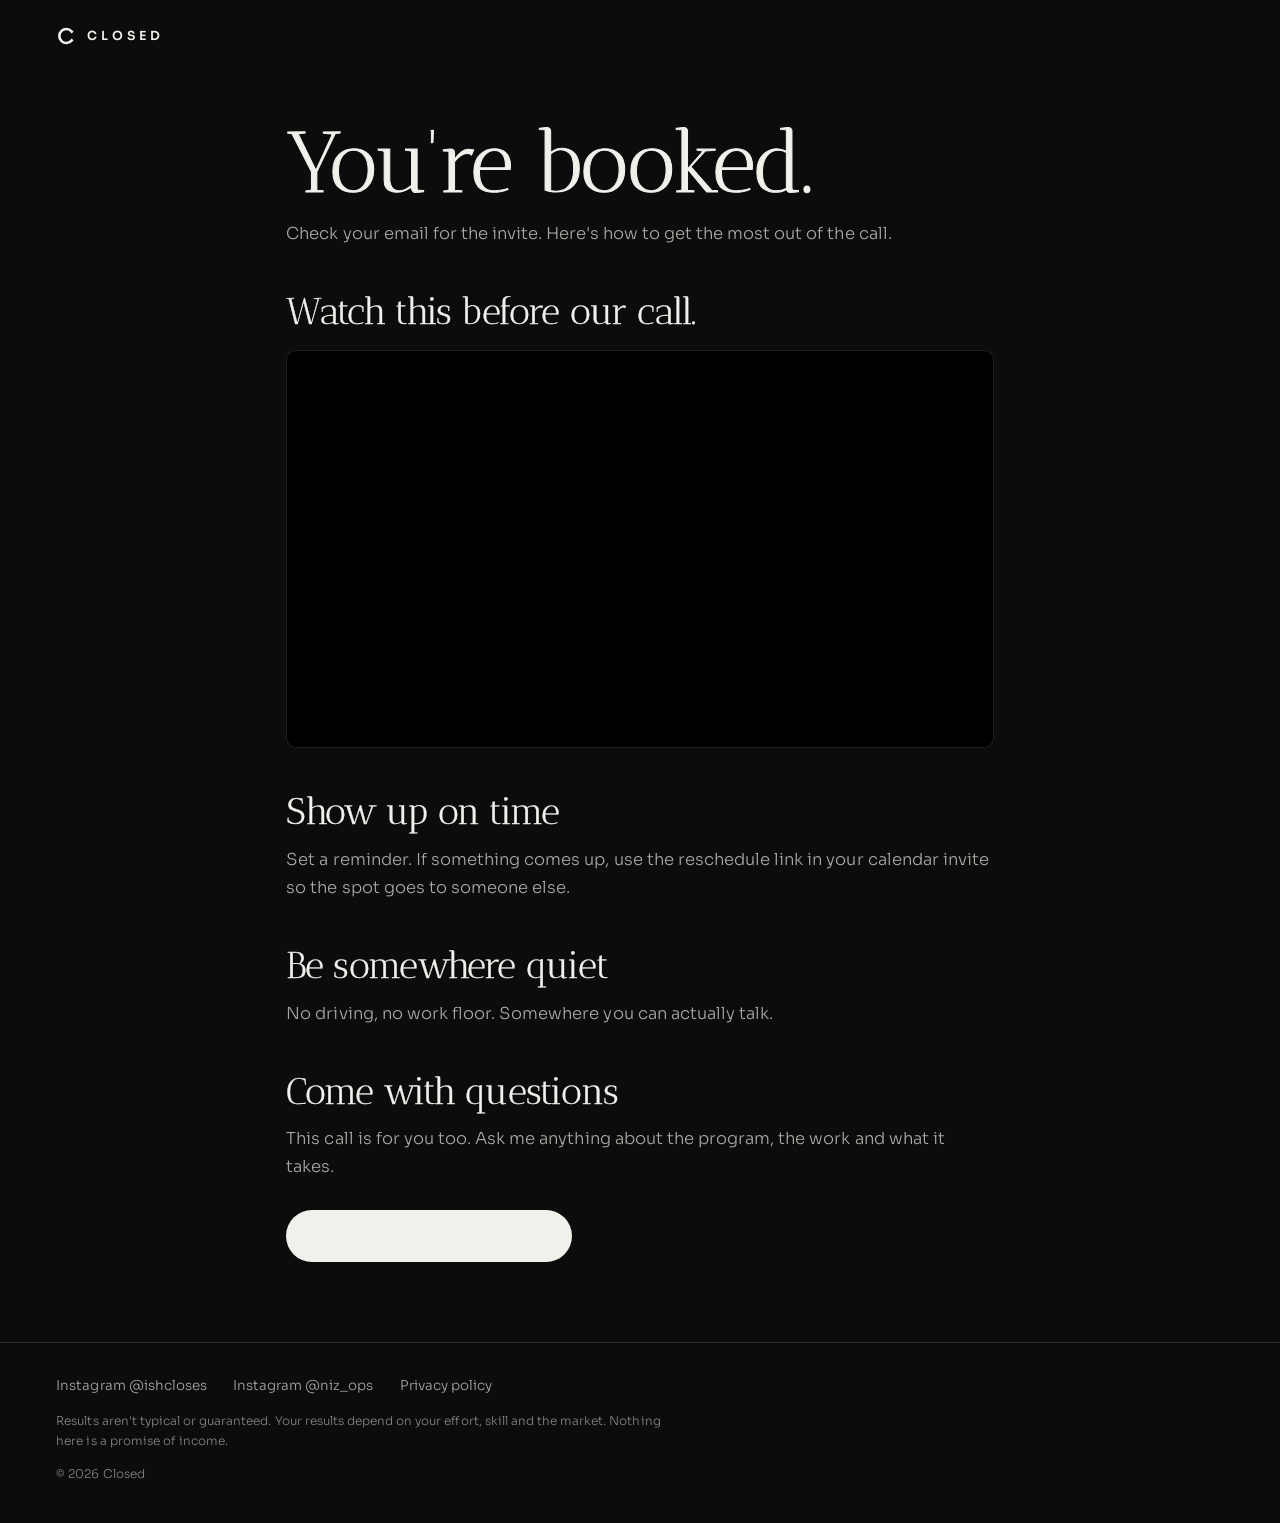
<file: closed/booked/index.html>
<!DOCTYPE html>
<html lang="en">
<head>
<meta charset="UTF-8">
<meta name="viewport" content="width=device-width, initial-scale=1, minimum-scale=1, maximum-scale=1, user-scalable=no, viewport-fit=cover">
<title>You're booked | Closed</title>
<meta name="robots" content="noindex, nofollow">
<meta name="theme-color" content="#0C0C0D">
<link rel="icon" href="/closed/favicon.svg" type="image/svg+xml">
<link rel="preconnect" href="https://fonts.googleapis.com">
<link rel="preconnect" href="https://fonts.gstatic.com" crossorigin>
<link rel="stylesheet" href="https://fonts.googleapis.com/css2?family=Antic+Didone&family=Sora:wght@300..600&family=Geist+Mono:wght@400;500&display=swap">
<link rel="stylesheet" href="/closed/closed.css">
<script src="/closed/closed.js" defer></script>
</head>
<body data-page="booked">
<svg width="0" height="0" style="position:absolute" aria-hidden="true"><symbol id="logo" viewBox="0 0 40 40"><path d="M31.5 11.2A14 14 0 1 0 31.5 28.8" fill="none" stroke="currentColor" stroke-width="5.2" stroke-linecap="square"/></symbol></svg>
<header class="top"><a class="logo" href="/closed/" aria-label="Closed, back to the page" style="text-decoration:none"><svg class="logo-c" aria-hidden="true"><use href="#logo"/></svg><span class="logo-w">Closed</span></a></header>
<main class="page"><div class="wrap narrow">
<h1>You're booked.</h1>
<p>Check your email for the invite. Here's how to get the most out of the call.</p>
<div id="pre-video-step" hidden><h2>Watch this before our call.</h2>
<div id="pre-video"></div></div>
<h2>Show up on time</h2>
<p>Set a reminder. If something comes up, use the reschedule link in your calendar invite so the spot goes to someone else.</p>
<h2>Be somewhere quiet</h2>
<p>No driving, no work floor. Somewhere you can actually talk.</p>
<h2>Come with questions</h2>
<p>This call is for you too. Ask me anything about the program, the work and what it takes.</p>
<p style="margin-top:28px"><a class="btn" href="https://ig.me/m/ishcloses" target="_blank" rel="noopener">DM me on IG if anything comes up</a></p>
</div></main>
<footer class="foot" style="padding-bottom:40px"><div class="wrap foot-in">
  <nav class="foot-links" aria-label="Footer"><a href="https://www.instagram.com/ishcloses/" target="_blank" rel="noopener">Instagram @ishcloses</a>
      <a href="https://www.instagram.com/niz_ops/" target="_blank" rel="noopener">Instagram @niz_ops</a><a href="/closed/privacy/">Privacy policy</a></nav>
  <p class="foot-legal">Results aren't typical or guaranteed. Your results depend on your effort, skill and the market. Nothing here is a promise of income.</p>
  <p class="foot-legal">© 2026 Closed</p>
</div></footer>
</body>
</html>
</file>
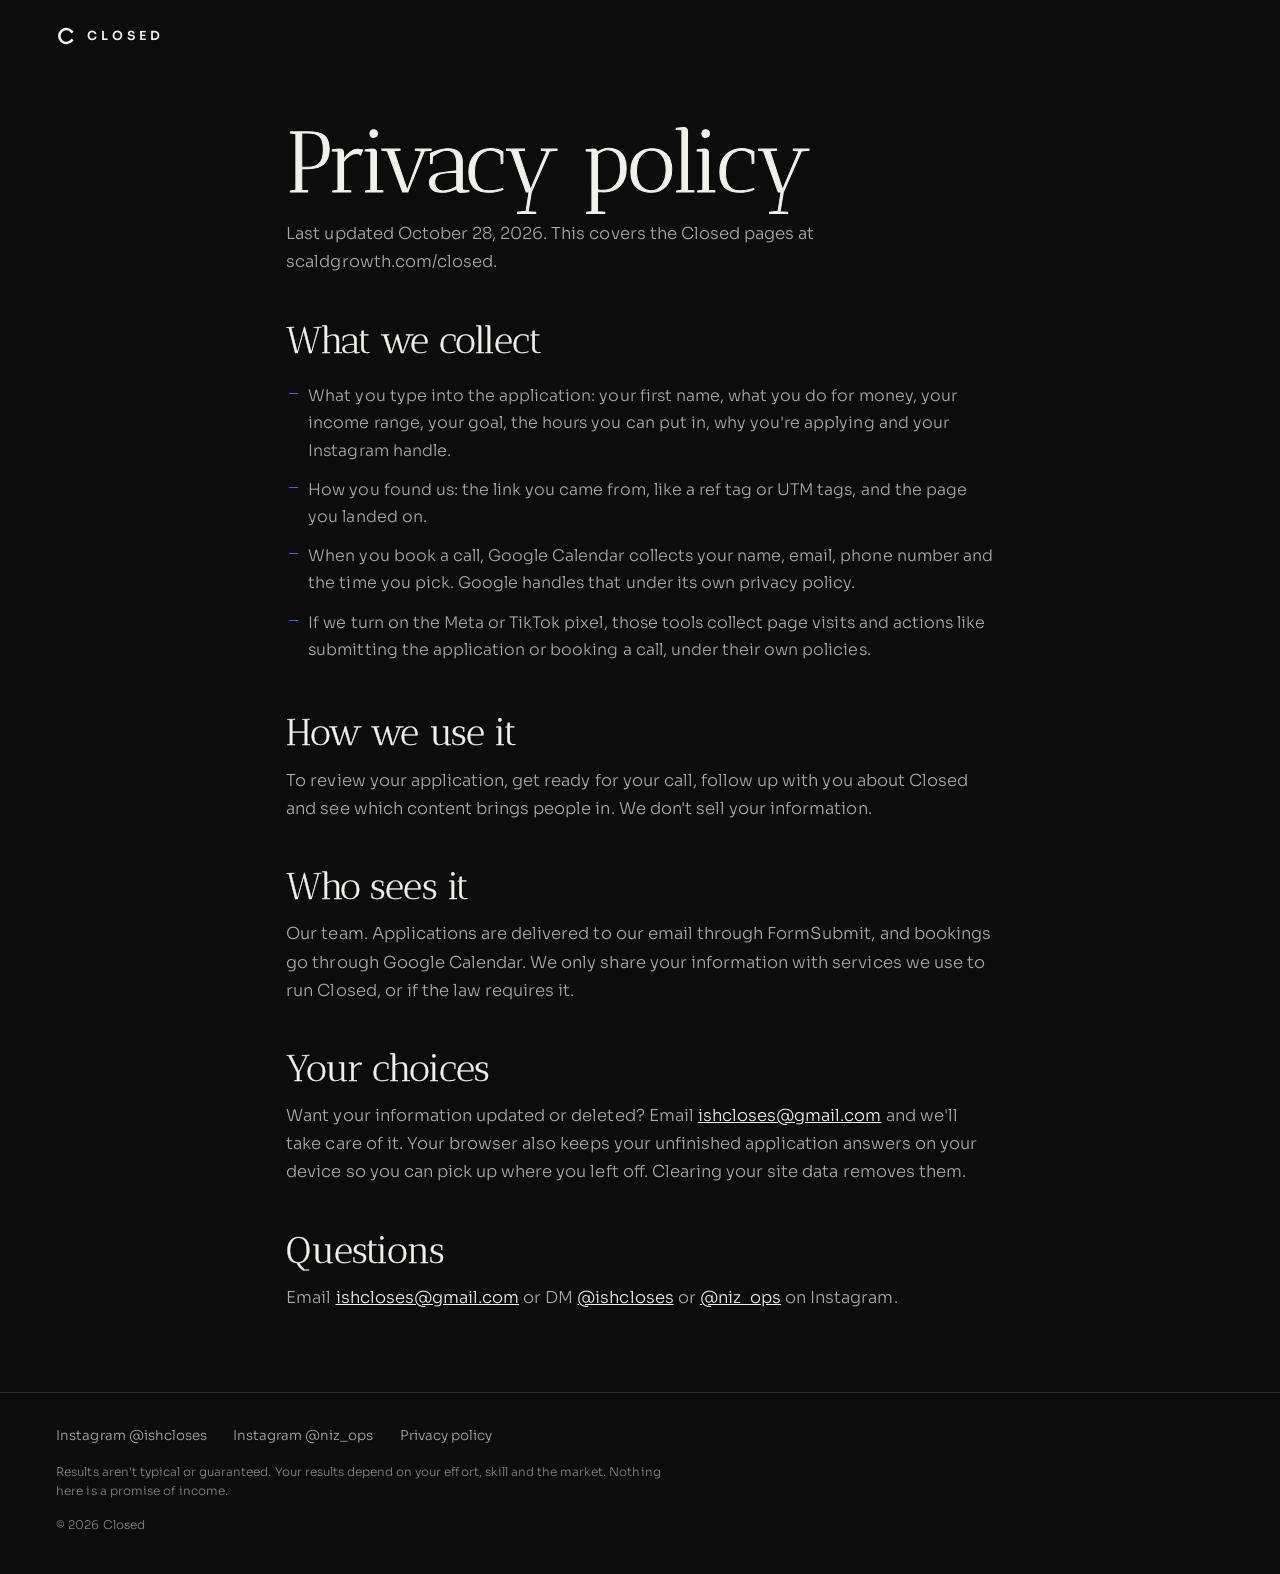
<file: closed/privacy/index.html>
<!DOCTYPE html>
<html lang="en">
<head>
<meta charset="UTF-8">
<meta name="viewport" content="width=device-width, initial-scale=1, minimum-scale=1, maximum-scale=1, user-scalable=no, viewport-fit=cover">
<title>Privacy policy | Closed</title>
<meta name="theme-color" content="#0C0C0D">
<link rel="icon" href="/closed/favicon.svg" type="image/svg+xml">
<link rel="preconnect" href="https://fonts.googleapis.com">
<link rel="preconnect" href="https://fonts.gstatic.com" crossorigin>
<link rel="stylesheet" href="https://fonts.googleapis.com/css2?family=Antic+Didone&family=Sora:wght@300..600&family=Geist+Mono:wght@400;500&display=swap">
<link rel="stylesheet" href="/closed/closed.css">
<script src="/closed/closed.js" defer></script>
</head>
<body data-page="privacy">
<svg width="0" height="0" style="position:absolute" aria-hidden="true"><symbol id="logo" viewBox="0 0 40 40"><path d="M31.5 11.2A14 14 0 1 0 31.5 28.8" fill="none" stroke="currentColor" stroke-width="5.2" stroke-linecap="square"/></symbol></svg>
<header class="top"><a class="logo" href="/closed/" aria-label="Closed, back to the page" style="text-decoration:none"><svg class="logo-c" aria-hidden="true"><use href="#logo"/></svg><span class="logo-w">Closed</span></a></header>
<main class="page"><div class="wrap narrow">
<h1>Privacy policy</h1>
<p>Last updated October 28, 2026. This covers the Closed pages at scaldgrowth.com/closed.</p>
<h2>What we collect</h2>
<ul class="list">
<li>What you type into the application: your first name, what you do for money, your income range, your goal, the hours you can put in, why you're applying and your Instagram handle.</li>
<li>How you found us: the link you came from, like a ref tag or UTM tags, and the page you landed on.</li>
<li>When you book a call, Google Calendar collects your name, email, phone number and the time you pick. Google handles that under its own privacy policy.</li>
<li>If we turn on the Meta or TikTok pixel, those tools collect page visits and actions like submitting the application or booking a call, under their own policies.</li>
</ul>
<h2>How we use it</h2>
<p>To review your application, get ready for your call, follow up with you about Closed and see which content brings people in. We don't sell your information.</p>
<h2>Who sees it</h2>
<p>Our team. Applications are delivered to our email through FormSubmit, and bookings go through Google Calendar. We only share your information with services we use to run Closed, or if the law requires it.</p>
<h2>Your choices</h2>
<p>Want your information updated or deleted? Email <a href="mailto:ishcloses@gmail.com">ishcloses@gmail.com</a> and we'll take care of it. Your browser also keeps your unfinished application answers on your device so you can pick up where you left off. Clearing your site data removes them.</p>
<h2>Questions</h2>
<p>Email <a href="mailto:ishcloses@gmail.com">ishcloses@gmail.com</a> or DM <a href="https://www.instagram.com/ishcloses/" target="_blank" rel="noopener">@ishcloses</a> or <a href="https://www.instagram.com/niz_ops/" target="_blank" rel="noopener">@niz_ops</a> on Instagram.</p>
</div></main>
<footer class="foot" style="padding-bottom:40px"><div class="wrap foot-in">
  <nav class="foot-links" aria-label="Footer"><a href="https://www.instagram.com/ishcloses/" target="_blank" rel="noopener">Instagram @ishcloses</a>
      <a href="https://www.instagram.com/niz_ops/" target="_blank" rel="noopener">Instagram @niz_ops</a><a href="/closed/privacy/">Privacy policy</a></nav>
  <p class="foot-legal">Results aren't typical or guaranteed. Your results depend on your effort, skill and the market. Nothing here is a promise of income.</p>
  <p class="foot-legal">© 2026 Closed</p>
</div></footer>
</body>
</html>
</file>
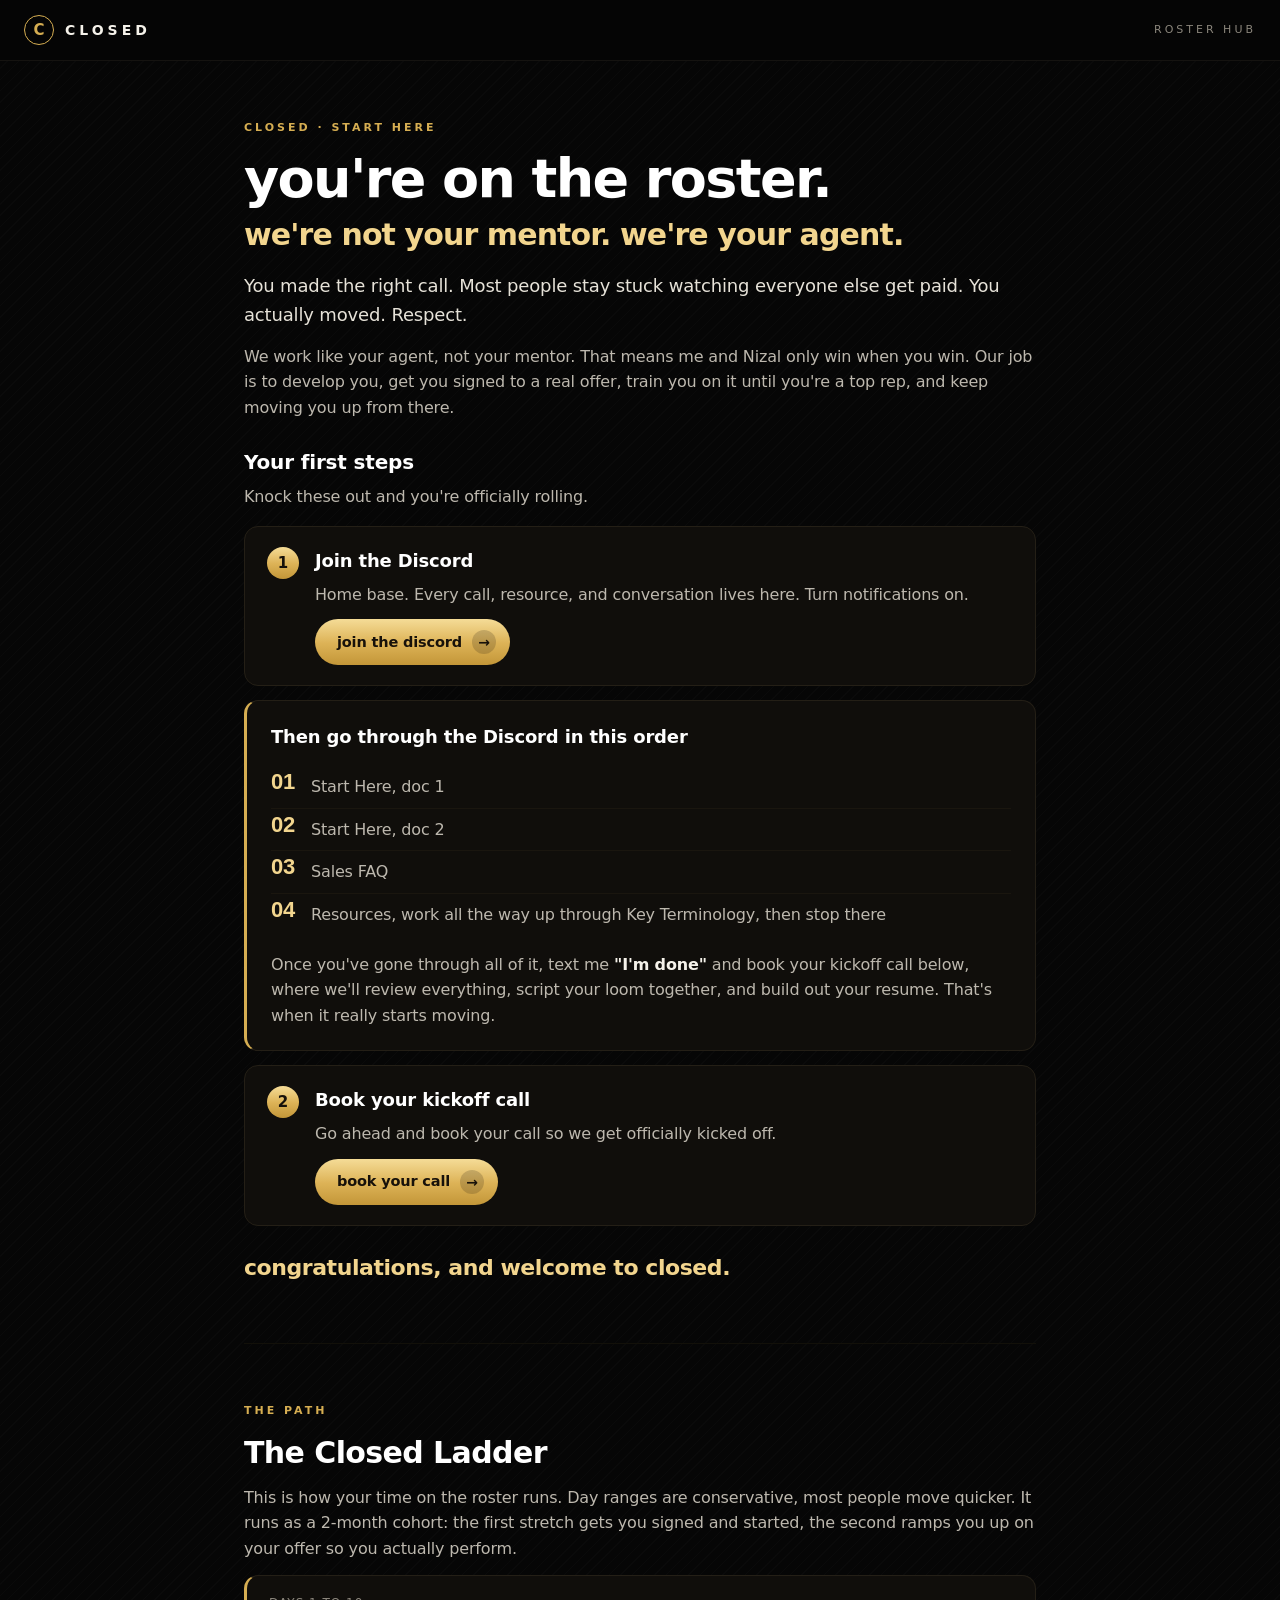
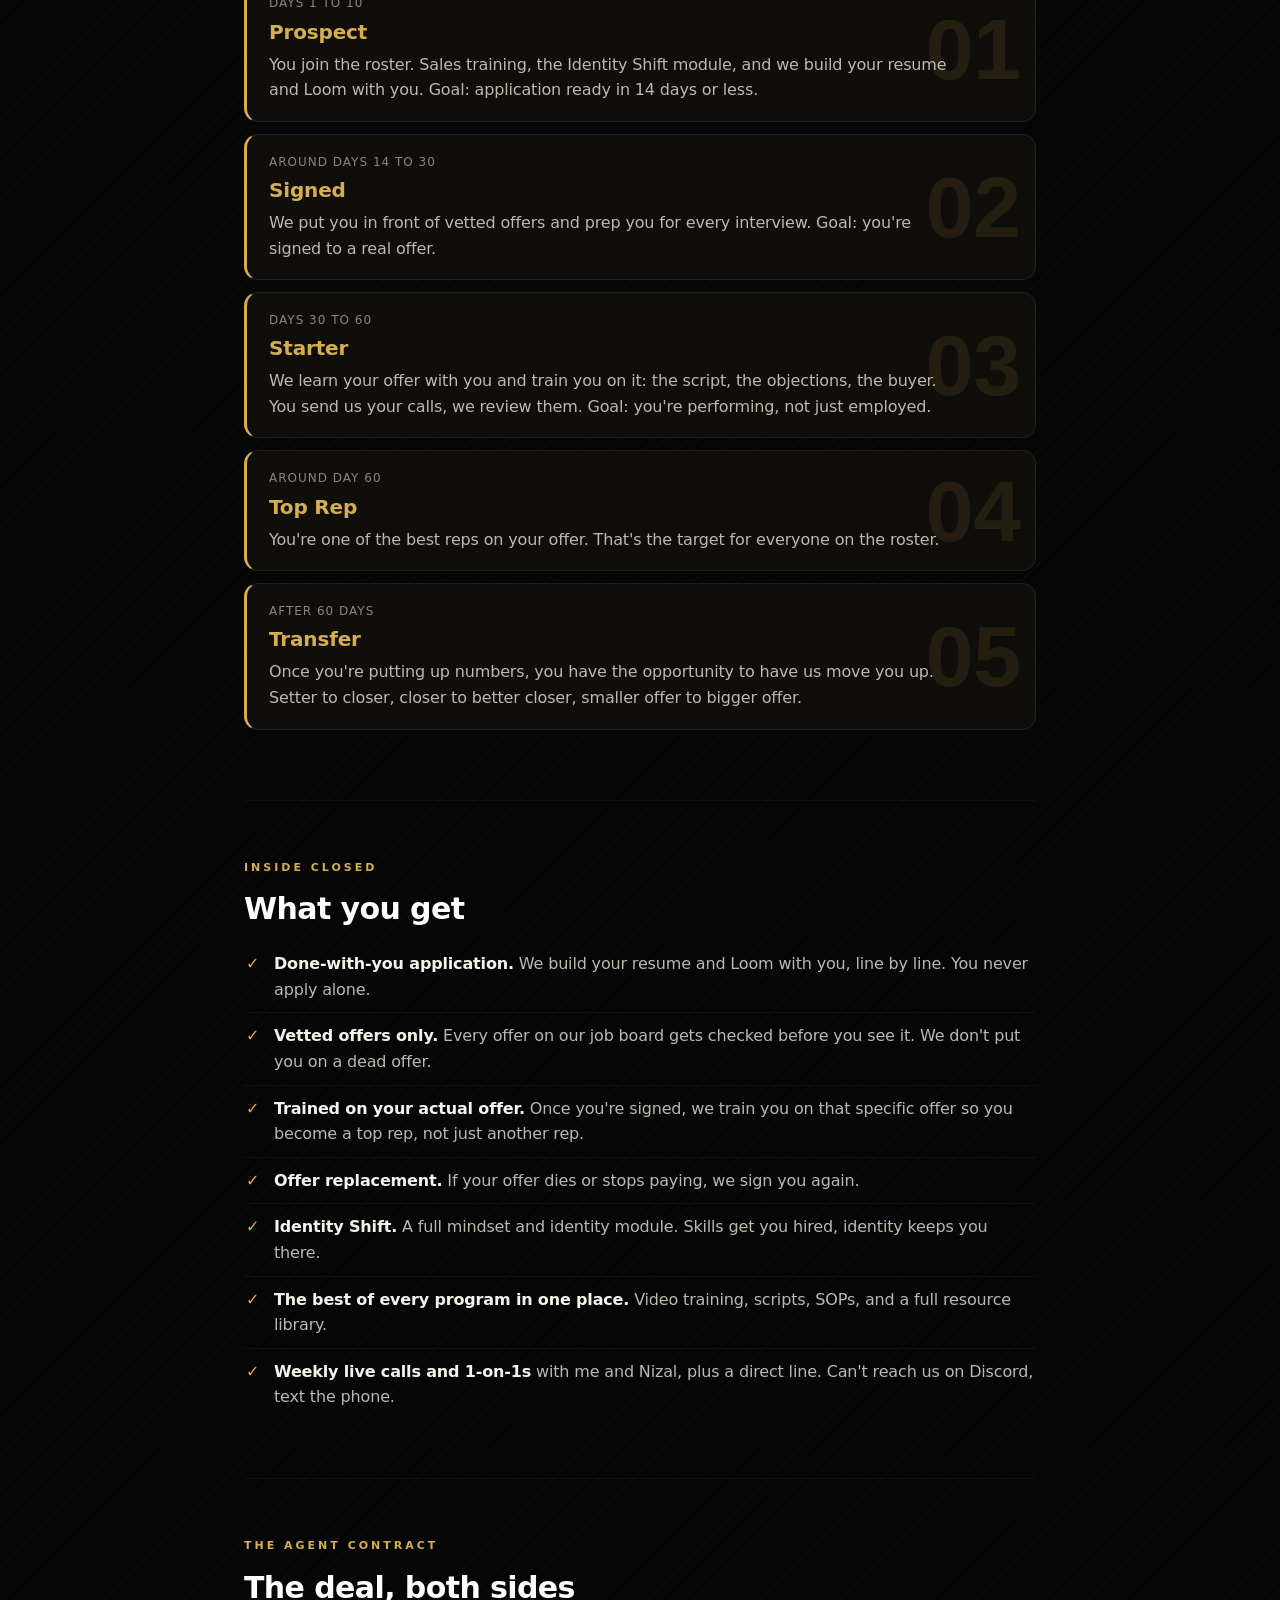
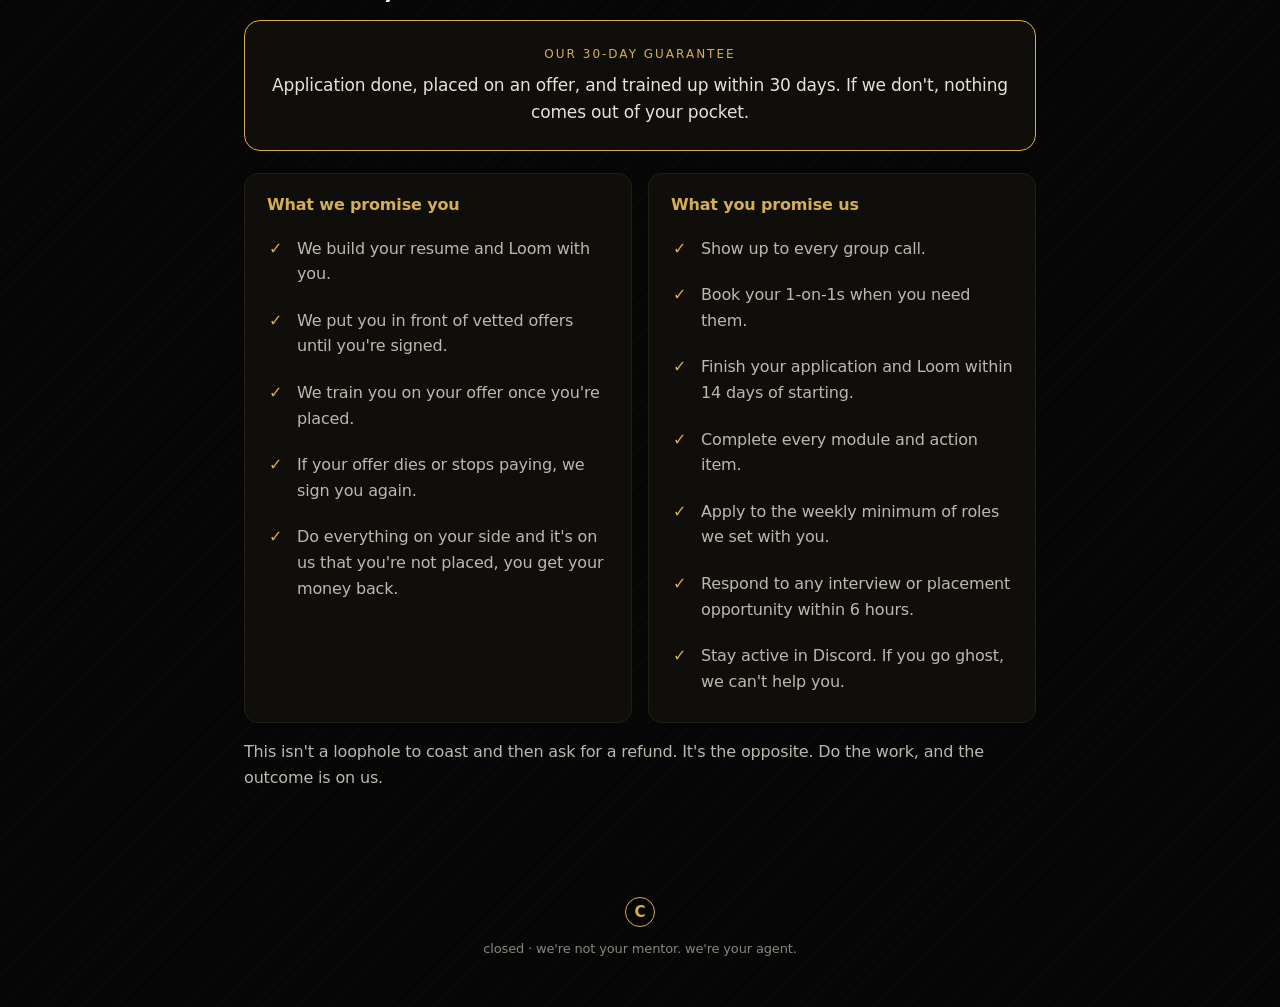
<file: closed/roster/index.html>
<!DOCTYPE html>
<html lang="en">
<head>
<meta charset="utf-8">
<meta name="viewport" content="width=device-width, initial-scale=1">
<meta name="robots" content="noindex, nofollow, noarchive">
<title>Closed | Roster Hub</title>
<style>
  :root {
    color-scheme: light;
    --bg: #060606;
    --ink: #F5F2EA;
    --muted: #BDB8AE;
    --faint: #8B867C;
    --gold: #D6AE52;
    --gold-lt: #F2D58E;
    --dark: #17110A;
    --panel: #100E0B;
    --line: #241f16;
    --sans: "Geist", -apple-system, BlinkMacSystemFont, "system-ui", "Segoe UI", Roboto, sans-serif;
    --cond: "Barlow Condensed", "Arial Narrow", Impact, sans-serif;
    --grad: linear-gradient(180deg, #F5DC97 0%, #DDB357 52%, #C39638 100%);
  }
  * { box-sizing: border-box; margin: 0; padding: 0; }
  html { scroll-behavior: smooth; }
  body {
    background-color: var(--bg);
    background-image: repeating-linear-gradient(135deg, rgba(255,255,255,0.016) 0, rgba(255,255,255,0.016) 1px, transparent 1px, transparent 8px);
    color: var(--ink);
    font-family: var(--sans);
    line-height: 1.6;
    -webkit-font-smoothing: antialiased;
    letter-spacing: -0.01em;
  }
  a { color: inherit; }

  .topbar {
    position: sticky; top: 0; z-index: 10;
    display: flex; align-items: center; justify-content: space-between;
    padding: 15px 24px;
    background: rgba(6,6,6,0.9);
    backdrop-filter: blur(10px);
    border-bottom: 1px solid #151310;
  }
  .brand { display: flex; align-items: center; gap: 11px; }
  .mark {
    width: 30px; height: 30px; border-radius: 50%;
    border: 1.5px solid var(--gold); color: var(--gold);
    display: grid; place-items: center;
    font-weight: 700; font-size: 15px;
  }
  .brand b { font-weight: 600; letter-spacing: 4px; font-size: 14px; text-transform: uppercase; }
  .topbar .tag { font-size: 11px; letter-spacing: 3px; text-transform: uppercase; color: var(--faint); }

  .wrap { max-width: 840px; margin: 0 auto; padding: 0 24px; }

  section { padding: 58px 0; border-bottom: 1px solid #121009; }
  section:last-of-type { border-bottom: none; }
  .eyebrow {
    font-size: 11px; letter-spacing: 3px; text-transform: uppercase;
    color: var(--gold); margin-bottom: 16px; font-weight: 600;
  }
  h1 {
    font-size: 54px; line-height: 0.98; margin-bottom: 14px; color: #fff;
    font-weight: 800; letter-spacing: -0.03em; text-transform: lowercase;
  }
  h2 { font-size: 30px; line-height: 1.1; margin-bottom: 16px; color: #fff; font-weight: 800; letter-spacing: -0.02em; }
  h3 { font-size: 18px; margin-bottom: 6px; color: #fff; font-weight: 700; }
  p { margin-bottom: 14px; color: var(--muted); }
  .lead { font-size: 18px; color: #E6E2D8; }
  strong { color: var(--ink); font-weight: 600; }

  .hero .tagline {
    font-size: 30px; line-height: 1.02; color: var(--gold-lt);
    font-weight: 800; letter-spacing: -0.03em; text-transform: lowercase; margin-bottom: 22px;
  }

  .btn {
    display: inline-flex; align-items: center; gap: 10px; margin-top: 12px;
    padding: 11px 14px 11px 22px; border-radius: 999px;
    background: var(--grad); color: var(--dark);
    font-weight: 600; font-size: 14.5px; text-decoration: none; text-transform: lowercase;
  }
  .btn .arw {
    width: 24px; height: 24px; border-radius: 50%; background: rgba(23,17,10,0.18);
    display: grid; place-items: center; font-size: 14px;
  }

  .step {
    display: flex; gap: 16px; align-items: flex-start;
    background: var(--panel); border: 1px solid var(--line); border-radius: 14px;
    padding: 20px 22px; margin-bottom: 14px;
  }
  .step .num {
    flex: 0 0 auto; width: 32px; height: 32px; border-radius: 50%;
    background: var(--grad); color: var(--dark);
    font-weight: 700; display: grid; place-items: center; font-size: 15px;
  }
  .step .body { flex: 1; }

  .roadmap {
    background: var(--panel); border: 1px solid var(--line); border-radius: 14px;
    border-left: 3px solid var(--gold); padding: 22px 24px; margin: 4px 0 14px;
  }
  .roadmap h3 { margin-bottom: 14px; }
  ol.order { list-style: none; counter-reset: step; margin-bottom: 16px; }
  ol.order li { counter-increment: step; position: relative; padding: 8px 0 8px 40px; color: var(--muted); border-bottom: 1px solid #1a160f; }
  ol.order li:last-child { border-bottom: none; }
  ol.order li:before {
    content: "0" counter(step); position: absolute; left: 0; top: 5px;
    font-family: var(--cond); font-size: 22px; font-weight: 600; color: var(--gold-lt); line-height: 1;
  }
  .roadmap p:last-child { margin-bottom: 0; }

  .welcome-line { font-size: 22px; color: var(--gold-lt); font-weight: 800; letter-spacing: -0.02em; text-transform: lowercase; margin-top: 24px; }

  .stage {
    position: relative; overflow: hidden;
    padding: 18px 22px; margin-bottom: 12px;
    background: var(--panel); border: 1px solid var(--line); border-radius: 14px;
    border-left: 3px solid var(--gold);
  }
  .stage .bignum {
    position: absolute; right: 14px; top: 50%; transform: translateY(-50%);
    font-family: var(--cond); font-size: 86px; font-weight: 700; line-height: 1;
    color: rgba(214,174,82,0.10); pointer-events: none;
  }
  .stage .kicker { font-size: 12px; letter-spacing: 1px; text-transform: uppercase; color: var(--faint); }
  .stage h3 { margin: 2px 0 4px; font-size: 20px; }
  .stage h3 .st { color: var(--gold); }
  .stage p { position: relative; z-index: 1; margin: 0; max-width: 92%; }

  ul.checks { list-style: none; }
  ul.checks li { position: relative; padding: 10px 0 10px 30px; color: var(--muted); border-bottom: 1px solid #141009; }
  ul.checks li:last-child { border-bottom: none; }
  ul.checks li:before {
    content: "\2713"; position: absolute; left: 2px; top: 10px; color: var(--gold);
    font-weight: 700;
  }

  .guarantee {
    background: var(--panel); border: 1px solid var(--gold); border-radius: 16px;
    padding: 24px; text-align: center; margin-bottom: 22px;
  }
  .guarantee .label { font-size: 12px; letter-spacing: 2px; text-transform: uppercase; color: var(--gold); margin-bottom: 8px; }
  .guarantee p { color: #E6E2D8; margin: 0; font-size: 17px; }

  .cols { display: grid; grid-template-columns: 1fr 1fr; gap: 16px; }
  .col { background: var(--panel); border: 1px solid var(--line); border-radius: 14px; padding: 18px 22px; }
  .col h3 { color: var(--gold); font-size: 16px; margin-bottom: 8px; }
  @media (max-width: 680px) {
    h1 { font-size: 40px; }
    .hero .tagline { font-size: 24px; }
    .cols { grid-template-columns: 1fr; }
    .stage .bignum { font-size: 64px; }
  }

  footer { padding: 34px 24px 48px; text-align: center; color: var(--faint); font-size: 13px; }
  footer .mark { margin: 0 auto 12px; }
</style>
</head>
<body>

  <div class="topbar">
    <div class="brand"><span class="mark">C</span><b>Closed</b></div>
    <span class="tag">Roster Hub</span>
  </div>

  <div class="wrap">

    <!-- HERO / START HERE -->
    <section class="hero" id="start">
      <div class="eyebrow">Closed · Start Here</div>
      <h1>you're on the roster.</h1>
      <div class="tagline">we're not your mentor. we're your agent.</div>
      <p class="lead">You made the right call. Most people stay stuck watching everyone else get paid. You actually moved. Respect.</p>
      <p>We work like your agent, not your mentor. That means me and Nizal only win when you win. Our job is to develop you, get you signed to a real offer, train you on it until you're a top rep, and keep moving you up from there.</p>

      <h3 style="margin-top:26px; font-size:20px;">Your first steps</h3>
      <p style="margin-bottom:16px;">Knock these out and you're officially rolling.</p>

      <div class="step">
        <div class="num">1</div>
        <div class="body">
          <h3>Join the Discord</h3>
          <p style="margin:0;">Home base. Every call, resource, and conversation lives here. Turn notifications on.</p>
          <a class="btn" href="https://discord.gg/U5fjbBF52" target="_blank" rel="noopener">join the discord <span class="arw">&#8594;</span></a>
        </div>
      </div>

      <div class="roadmap">
        <h3>Then go through the Discord in this order</h3>
        <ol class="order">
          <li>Start Here, doc 1</li>
          <li>Start Here, doc 2</li>
          <li>Sales FAQ</li>
          <li>Resources, work all the way up through Key Terminology, then stop there</li>
        </ol>
        <p>Once you've gone through all of it, text me <strong>"I'm done"</strong> and book your kickoff call below, where we'll review everything, script your loom together, and build out your resume. That's when it really starts moving.</p>
      </div>

      <div class="step">
        <div class="num">2</div>
        <div class="body">
          <h3>Book your kickoff call</h3>
          <p style="margin:0;">Go ahead and book your call so we get officially kicked off.</p>
          <a class="btn" href="https://calendar.app.google/ZDY88VexZWS4qFQD9" target="_blank" rel="noopener">book your call <span class="arw">&#8594;</span></a>
        </div>
      </div>

      <div class="welcome-line">congratulations, and welcome to closed.</div>
    </section>

    <!-- LADDER -->
    <section id="ladder">
      <div class="eyebrow">The Path</div>
      <h2>The Closed Ladder</h2>
      <p>This is how your time on the roster runs. Day ranges are conservative, most people move quicker. It runs as a 2-month cohort: the first stretch gets you signed and started, the second ramps you up on your offer so you actually perform.</p>

      <div class="stage">
        <span class="bignum">01</span>
        <div class="kicker">Days 1 to 10</div>
        <h3><span class="st">Prospect</span></h3>
        <p>You join the roster. Sales training, the Identity Shift module, and we build your resume and Loom with you. Goal: application ready in 14 days or less.</p>
      </div>
      <div class="stage">
        <span class="bignum">02</span>
        <div class="kicker">Around days 14 to 30</div>
        <h3><span class="st">Signed</span></h3>
        <p>We put you in front of vetted offers and prep you for every interview. Goal: you're signed to a real offer.</p>
      </div>
      <div class="stage">
        <span class="bignum">03</span>
        <div class="kicker">Days 30 to 60</div>
        <h3><span class="st">Starter</span></h3>
        <p>We learn your offer with you and train you on it: the script, the objections, the buyer. You send us your calls, we review them. Goal: you're performing, not just employed.</p>
      </div>
      <div class="stage">
        <span class="bignum">04</span>
        <div class="kicker">Around day 60</div>
        <h3><span class="st">Top Rep</span></h3>
        <p>You're one of the best reps on your offer. That's the target for everyone on the roster.</p>
      </div>
      <div class="stage">
        <span class="bignum">05</span>
        <div class="kicker">After 60 days</div>
        <h3><span class="st">Transfer</span></h3>
        <p>Once you're putting up numbers, you have the opportunity to have us move you up. Setter to closer, closer to better closer, smaller offer to bigger offer.</p>
      </div>
    </section>

    <!-- WHAT YOU GET -->
    <section id="get">
      <div class="eyebrow">Inside Closed</div>
      <h2>What you get</h2>
      <ul class="checks">
        <li><strong>Done-with-you application.</strong> We build your resume and Loom with you, line by line. You never apply alone.</li>
        <li><strong>Vetted offers only.</strong> Every offer on our job board gets checked before you see it. We don't put you on a dead offer.</li>
        <li><strong>Trained on your actual offer.</strong> Once you're signed, we train you on that specific offer so you become a top rep, not just another rep.</li>
        <li><strong>Offer replacement.</strong> If your offer dies or stops paying, we sign you again.</li>
        <li><strong>Identity Shift.</strong> A full mindset and identity module. Skills get you hired, identity keeps you there.</li>
        <li><strong>The best of every program in one place.</strong> Video training, scripts, SOPs, and a full resource library.</li>
        <li><strong>Weekly live calls and 1-on-1s</strong> with me and Nizal, plus a direct line. Can't reach us on Discord, text the phone.</li>
      </ul>
    </section>

    <!-- AGENT CONTRACT -->
    <section id="contract">
      <div class="eyebrow">The Agent Contract</div>
      <h2>The deal, both sides</h2>

      <div class="guarantee">
        <div class="label">Our 30-day guarantee</div>
        <p>Application done, placed on an offer, and trained up within 30 days. If we don't, nothing comes out of your pocket.</p>
      </div>

      <div class="cols">
        <div class="col">
          <h3>What we promise you</h3>
          <ul class="checks">
            <li>We build your resume and Loom with you.</li>
            <li>We put you in front of vetted offers until you're signed.</li>
            <li>We train you on your offer once you're placed.</li>
            <li>If your offer dies or stops paying, we sign you again.</li>
            <li>Do everything on your side and it's on us that you're not placed, you get your money back.</li>
          </ul>
        </div>
        <div class="col">
          <h3>What you promise us</h3>
          <ul class="checks">
            <li>Show up to every group call.</li>
            <li>Book your 1-on-1s when you need them.</li>
            <li>Finish your application and Loom within 14 days of starting.</li>
            <li>Complete every module and action item.</li>
            <li>Apply to the weekly minimum of roles we set with you.</li>
            <li>Respond to any interview or placement opportunity within 6 hours.</li>
            <li>Stay active in Discord. If you go ghost, we can't help you.</li>
          </ul>
        </div>
      </div>
      <p style="margin-top:16px;">This isn't a loophole to coast and then ask for a refund. It's the opposite. Do the work, and the outcome is on us.</p>
    </section>

  </div>

  <footer>
    <div class="mark">C</div>
    closed · we're not your mentor. we're your agent.
  </footer>

</body>
</html>
</file>
<file: closed/closed.css>
/* ==========================================================================
   Closed: a personal agency for sales reps.
   Editorial and quiet: near-black ink and warm paper sections in turn, one blue accent,
   Antic Didone for headlines, Sora for reading, Geist Mono for small labels.
   Every section sets its own colours through --bg / --fg, so buttons and lines follow it.
   ========================================================================== */
:root{
  --ink:#0C0C0D; --ink-2:#151516; --ink-3:#1E1E20;
  --paper:#EFEDE8; --paper-2:#E5E2DB;
  --accent:#4C5DFF; --accent-soft:rgba(76,93,255,.14);
  --disp:"Antic Didone","Didot","Bodoni 72",Georgia,serif;
  --sans:"Sora",-apple-system,BlinkMacSystemFont,"Segoe UI",Roboto,sans-serif;
  --mono:"Geist Mono",ui-monospace,SFMono-Regular,Menlo,monospace;
  --gx:clamp(20px,4.4vw,64px);
  --sy:clamp(96px,12vw,176px);
  --ease:cubic-bezier(.2,.7,.1,1);
  /* the default theme is ink; .paper sections switch it */
  --bg:var(--ink); --bg-2:var(--ink-2); --fg:#F2F0EB; --fg-2:#A9A7A1; --fg-3:#86847F; --line:rgba(242,240,235,.12);
}
.ink{--bg:var(--ink); --bg-2:var(--ink-2); --fg:#F2F0EB; --fg-2:#A9A7A1; --fg-3:#86847F; --line:rgba(242,240,235,.12)}
.paper{--bg:var(--paper); --bg-2:var(--paper-2); --fg:#0C0C0D; --fg-2:#56544F; --fg-3:#6E6B65; --line:rgba(12,12,13,.13)}

*,*::before,*::after{box-sizing:border-box}
html{-webkit-text-size-adjust:100%;overflow-x:clip}
html.lock{overflow:hidden}
body{margin:0;background:var(--ink);color:var(--fg);font:300 16px/1.7 var(--sans);letter-spacing:.002em;-webkit-font-smoothing:antialiased;-moz-osx-font-smoothing:grayscale;overflow-x:clip}
h1,h2,h3,h4,p,ul,ol,dl,dd,figure{margin:0}
ul,ol{padding:0;list-style:none}
img,svg,video{display:block;max-width:100%}
a{color:inherit}
button{font:inherit;color:inherit;cursor:pointer;background:none;border:0;padding:0}
::selection{background:var(--accent);color:#fff}
:focus-visible{outline:2px solid var(--accent);outline-offset:3px;border-radius:6px}
.ic{width:18px;height:18px;fill:none;stroke:currentColor;stroke-width:1.8;stroke-linecap:round;stroke-linejoin:round}
.wrap{max-width:1320px;margin:0 auto;padding:0 var(--gx)}
.narrow{max-width:820px}
.skip{position:fixed;left:12px;top:-80px;z-index:300;padding:12px 16px;border-radius:999px;background:var(--fg);color:var(--bg);font-weight:500;text-decoration:none}
.skip:focus{top:12px}
section{position:relative;background:var(--bg);color:var(--fg)}

/* ---------- type ---------- */
h1,h2,.disp{font-family:var(--disp);font-weight:400;letter-spacing:-.022em;-webkit-text-stroke:.012em currentColor;text-wrap:balance}
h2{font-size:clamp(2.5rem,5.8vw,5.6rem);line-height:1.02}
.mute{color:var(--fg-3)}
.paper .mute{color:var(--fg-3)}
.up{text-transform:uppercase}
.label{display:flex;align-items:baseline;gap:14px;font:400 11.5px/1.3 var(--mono);letter-spacing:.14em;text-transform:uppercase;color:var(--fg-2)}
.label-n{color:var(--fg-3);letter-spacing:.06em}
.head{max-width:860px}
.head h2{margin-top:28px}
.head-p{max-width:34rem;margin-top:26px;font-size:17px;line-height:1.75;color:var(--fg-2)}

/* ---------- buttons: a pill in the section's text colour, with the arrow in a little disc ---------- */
.btn{display:inline-flex;align-items:center;justify-content:space-between;gap:18px;min-height:52px;padding:0 6px 0 24px;border-radius:999px;background:var(--fg);color:var(--bg);
  font:500 15px/1 var(--sans);letter-spacing:-.005em;text-decoration:none;white-space:nowrap;transition:transform .4s var(--ease),background-color .3s}
.btn .ic{flex:none;width:40px;height:40px;padding:11px;border-radius:50%;background:var(--bg);color:var(--fg);stroke-width:2;transition:transform .45s var(--ease)}
.btn:hover .ic,.btn:focus-visible .ic{transform:translateX(3px) rotate(-45deg)}
.btn:active{transform:scale(.985)}
.btn-lg{min-height:60px;padding-left:28px;font-size:16px}
.btn-lg .ic{width:48px;height:48px;padding:14px}
.btn-ghost{background:transparent;color:var(--fg);box-shadow:inset 0 0 0 1px var(--line);padding:0 24px}
.btn-ghost:hover{box-shadow:inset 0 0 0 1px var(--fg-3)}
.cta-note{margin-top:14px;font-size:13.5px;color:var(--fg-3)}

/* ---------- the intro ---------- */
.intro{display:none}
.fx.intro-on .intro{display:block;position:fixed;inset:0;z-index:200;background:var(--ink);color:#F2F0EB;overflow:hidden;cursor:pointer;
  transition:transform 1s cubic-bezier(.8,0,.15,1)}
.intro.out{transform:translate3d(0,-101%,0)}
.intro-line{position:absolute;left:var(--gx);top:50%;transform:translateY(-50%);display:grid;gap:6px;font:500 12.5px/1.5 var(--sans);letter-spacing:.18em;text-transform:uppercase}
.intro-line span{display:block}
.intro-line i{font-style:normal;opacity:0;transition:opacity .25s}
.intro-line i.on{opacity:1}
.intro-mark{position:absolute;right:var(--gx);top:50%;display:flex;align-items:center;gap:12px;transform:translateY(-50%);opacity:0;transition:opacity .7s;font:600 13px/1 var(--sans);letter-spacing:.32em;text-transform:uppercase}
.intro-mark .logo-c{width:22px;height:22px}
.intro.mark .intro-mark{opacity:1}
.intro-count{position:absolute;right:var(--gx);bottom:28px;font:400 12px/1 var(--mono);letter-spacing:.1em;color:#A9A7A1}
.intro-foot{position:absolute;left:var(--gx);right:calc(var(--gx) + 80px);bottom:28px;display:flex;gap:28px;font:400 11px/1 var(--mono);letter-spacing:.14em;text-transform:uppercase;color:#6F6D69}
@media (max-width:640px){.intro-mark{top:auto;bottom:70px;right:auto;left:var(--gx);transform:none}.intro-foot span:last-child{display:none}}

/* ---------- the nav: a floating pill ---------- */
.nav{position:fixed;left:50%;top:14px;z-index:80;display:flex;align-items:center;justify-content:space-between;gap:24px;width:min(1180px,calc(100% - 24px));height:58px;padding:0 7px 0 22px;
  border-radius:999px;background:rgba(12,12,13,.66);box-shadow:inset 0 0 0 1px rgba(242,240,235,.09),0 20px 50px -20px rgba(0,0,0,.6);color:#F2F0EB;
  -webkit-backdrop-filter:blur(18px) saturate(140%);backdrop-filter:blur(18px) saturate(140%);transform:translateX(-50%);transition:transform .6s var(--ease)}
.nav.away{transform:translate(-50%,-140%)}
.nav-logo,.logo{display:inline-flex;align-items:center;gap:11px;text-decoration:none;font:600 12.5px/1 var(--sans);letter-spacing:.32em;text-transform:uppercase}
.logo-c{width:20px;height:20px;color:currentColor}
.nav-links{display:flex;gap:30px;font-size:13.5px;font-weight:400}
.nav-links a{text-decoration:none;color:#A9A7A1;transition:color .2s}
.nav-links a:hover{color:#F2F0EB}
.nav-cta{display:inline-flex;align-items:center;gap:10px;height:44px;padding:0 8px 0 20px;border-radius:999px;background:#F2F0EB;color:var(--ink);font:500 13.5px/1 var(--sans)}
.nav-cta .ic{width:28px;height:28px;padding:7px;border-radius:50%;background:var(--ink);color:#F2F0EB;transition:transform .4s var(--ease)}
.nav-cta:hover .ic{transform:rotate(-45deg)}
@media (max-width:860px){.nav-links{display:none}.nav{height:54px;padding-left:18px}}

/* ---------- 01 hero ---------- */
.hero{min-height:100vh;min-height:100svh;display:flex;align-items:flex-end;padding:150px 0 0;overflow:hidden;isolation:isolate}
.hero-bg{position:absolute;inset:0;z-index:-1;pointer-events:none;
  background:radial-gradient(70% 60% at 82% 8%,rgba(76,93,255,.16),transparent 62%),radial-gradient(60% 50% at 8% 100%,rgba(242,240,235,.05),transparent 70%)}
.hero-in{display:grid;grid-template-columns:minmax(0,1fr);row-gap:44px;width:100%}
.hero h1{font-size:clamp(3rem,9vw,9.4rem);line-height:.96;letter-spacing:-.03em}
.ln{display:block;overflow:hidden;padding-bottom:.2em;margin-bottom:-.2em}
.ln-in{display:inline-block;position:relative}
.ln-2{color:var(--fg-3)}
.swash{position:absolute;left:-2%;bottom:-.1em;width:104%;height:.3em;overflow:visible;pointer-events:none}
.swash path{fill:none;stroke:var(--accent);stroke-linecap:round;stroke-dasharray:1;stroke-dashoffset:0}
.swash-a{stroke-width:3.2}
.swash-b{stroke-width:1.4;opacity:.55}
.hero-side{display:grid;gap:30px;max-width:30rem}
.hero-sub{font-size:17px;line-height:1.7;color:var(--fg-2)}
.facts{display:grid;grid-template-columns:repeat(2,minmax(0,1fr));border-top:1px solid var(--line);margin:0 calc(var(--gx) * -1);padding:0 var(--gx)}
.facts > div{padding:22px 16px 26px 0}
.facts dt{font:400 10.5px/1.3 var(--mono);letter-spacing:.14em;text-transform:uppercase;color:var(--fg-3)}
.facts dd{margin-top:10px;font:400 clamp(1.4rem,3vw,2.5rem)/1.05 var(--disp);letter-spacing:-.01em;-webkit-text-stroke:.012em currentColor}
.facts-draft dd > span{white-space:nowrap}
.facts-draft dd small{display:block;margin-top:9px;font:300 12.5px/1.3 var(--sans);letter-spacing:0;-webkit-text-stroke:0;color:var(--fg-2)}
.facts-draft.done dd{font-size:1.2rem}
@media (min-width:900px){
  .hero{padding-top:150px}
  .hero h1{font-size:clamp(3rem,6.4vw,7.6rem)}
  .ln{white-space:nowrap}
  .hero-in{grid-template-columns:minmax(0,1.5fr) minmax(0,1fr);column-gap:64px;align-items:end}
  .hero .label,.hero h1,.facts{grid-column:1 / -1}
  .hero-side{grid-column:2;justify-self:end;margin-top:-10px}
  .hero h1{grid-row:2}
  .facts{grid-template-columns:repeat(4,minmax(0,1fr))}
  .facts > div + div{padding-left:24px;border-left:1px solid var(--line)}
}
.hero-side{grid-row:3}

/* film grain on the dark sections, like a frame of film */
.ink::after{content:"";position:absolute;inset:0;z-index:0;pointer-events:none;opacity:.07;mix-blend-mode:screen;
  background-image:url("data:image/svg+xml;utf8,<svg xmlns='http://www.w3.org/2000/svg' width='200' height='200'><filter id='n'><feTurbulence type='fractalNoise' baseFrequency='.85' numOctaves='2' stitchTiles='stitch'/><feColorMatrix values='0 0 0 0 1  0 0 0 0 1  0 0 0 0 1  0 0 0 .9 0'/></filter><rect width='100%25' height='100%25' filter='url(%23n)'/></svg>")}
.ink > *{position:relative;z-index:1}
.hero > .hero-bg{position:absolute;z-index:-1}

/* ---------- 02 about Ish ---------- */
.agent{padding:var(--sy) 0}
.agent-in{display:grid;gap:56px}
.agent-side{display:grid;gap:28px;align-content:start}
.agent-photo{position:relative;overflow:hidden;aspect-ratio:4/5;border-radius:4px;background:var(--bg-2)}
.agent-photo img{width:100%;height:100%;object-fit:cover;object-position:center 72%}
.agent-photo figcaption{position:absolute;left:16px;bottom:16px;display:grid;gap:4px;padding:12px 14px;border-radius:4px;background:rgba(12,12,13,.72);color:#F2F0EB;
  -webkit-backdrop-filter:blur(8px);backdrop-filter:blur(8px);font:400 15px/1.2 var(--sans)}
.agent-photo figcaption span{font:400 10px/1 var(--mono);letter-spacing:.14em;text-transform:uppercase;color:#A9A7A1}
.agent-copy h2{font-size:clamp(2.8rem,6.4vw,6.2rem);line-height:1}
.prose{display:grid;gap:22px;max-width:38rem;margin-top:44px}
.prose p{font-size:17.5px;line-height:1.78;color:var(--fg-2)}
.prose .agent-me{color:var(--fg);font-weight:400}
@media (min-width:900px){
  .agent-in{grid-template-columns:minmax(0,.78fr) minmax(0,1.22fr);gap:88px;align-items:start}
  .agent-side{position:sticky;top:110px}
}

/* ---------- 03 the roster ---------- */
.roster{padding:var(--sy) 0}
.wall{position:relative;display:grid;grid-template-columns:repeat(2,minmax(0,1fr));gap:10px;height:min(86svh,920px);margin-top:64px;padding:0 10px;overflow:hidden;
  -webkit-mask-image:linear-gradient(180deg,transparent,#000 9%,#000 91%,transparent);mask-image:linear-gradient(180deg,transparent,#000 9%,#000 91%,transparent)}
.wall-col{min-width:0;overflow:hidden}
.wall-track{display:flex;flex-direction:column;gap:10px;animation:wall-up var(--dur,80s) linear infinite;will-change:transform}
@keyframes wall-up{to{transform:translate3d(0,calc(-50% - 5px),0)}}
.wall.paused .wall-track{animation-play-state:paused}
@media (hover:hover){html:not(.fx) .wall:hover .wall-track{animation-play-state:paused}}
.wc{overflow:hidden;border-radius:8px;background:var(--bg-2);box-shadow:inset 0 0 0 1px var(--line)}
.wc img{width:100%;height:auto;background:#111}
.wall-tools{display:flex;align-items:center;justify-content:space-between;gap:16px;margin-top:22px}
.wall-more,.wall-pp{font:400 11px/1.3 var(--mono);letter-spacing:.12em;text-transform:uppercase;color:var(--fg-3)}
.wall-pp{padding:10px 16px;border-radius:999px;box-shadow:inset 0 0 0 1px var(--line)}
.wall-pp:hover{color:var(--fg)}
@media (min-width:900px){.wall{grid-template-columns:repeat(4,minmax(0,1fr));gap:14px;max-width:1320px;margin-left:auto;margin-right:auto;padding:0 var(--gx)}.wall-track{gap:14px}@keyframes wall-up{to{transform:translate3d(0,calc(-50% - 7px),0)}}}
.hundo{display:grid;gap:22px;align-items:end;margin-top:var(--sy);padding-top:44px;border-top:1px solid var(--line)}
.hundo-n{font:400 clamp(6rem,19vw,15rem)/.85 var(--disp);letter-spacing:-.04em;-webkit-text-stroke:.012em currentColor}
.hundo-l{max-width:26rem;font:400 clamp(1.3rem,2.2vw,1.7rem)/1.3 var(--disp);-webkit-text-stroke:.01em currentColor}
.hundo-p{max-width:28rem;margin-top:16px;font-size:15px;color:var(--fg-2)}
@media (min-width:900px){.hundo{grid-template-columns:auto minmax(0,1fr);gap:64px}}

/* ---------- 04 the enemy ---------- */
.enemy{padding:var(--sy) 0}
.vs-table{margin-top:72px;border-bottom:1px solid var(--line)}
.vs-row{display:grid;grid-template-columns:minmax(0,1fr) minmax(0,1fr);gap:24px;border-top:1px solid var(--line)}
.vs-row > span{position:relative;padding:22px 0 22px 28px;font-size:15.5px;line-height:1.45}
.vs-row > span::before{content:"";position:absolute;left:2px;top:30px;width:12px;height:1px;background:var(--fg-3)}
.vs-row > span:first-child{color:var(--fg-3);text-decoration:line-through;text-decoration-thickness:1px;text-decoration-color:rgba(12,12,13,.25)}
.vs-row > span:last-child{color:var(--fg);font-weight:400}
.vs-row > span:last-child::before{top:27px;width:7px;height:7px;border-radius:50%;background:var(--accent)}
.vs-headrow > span{padding:18px 0;font:400 11px/1.3 var(--mono);letter-spacing:.14em;text-transform:uppercase;text-decoration:none!important}
.vs-headrow > span::before{display:none}
.vs-headrow > span:first-child{color:var(--fg-3)}
.vs-headrow > span:last-child{color:var(--fg)}
.enemy-end{max-width:24ch;margin-top:96px;font:400 clamp(2rem,4.6vw,4.2rem)/1.06 var(--disp);letter-spacing:-.02em;-webkit-text-stroke:.012em currentColor}
@media (min-width:900px){.vs-row > span{font-size:17px;padding:26px 0 26px 30px}.vs-row > span::before{top:35px}.vs-row > span:last-child::before{top:32px}}

/* ---------- 05 the ladder: a list where the step you're reading lights up ---------- */
.ladder{padding:var(--sy) 0}
.rungs{margin-top:80px;border-bottom:1px solid var(--line);counter-reset:none}
.rung{display:grid;grid-template-columns:56px minmax(0,1fr);column-gap:16px;row-gap:6px;padding:30px 0 34px;border-top:1px solid var(--line);transition:opacity .5s}
.rung-n{grid-row:1 / span 2;font:400 13px/1.9 var(--mono);color:var(--fg-3);transition:color .5s}
.rung h3{font:400 clamp(1.9rem,3.4vw,3rem)/1 var(--disp);letter-spacing:-.015em;-webkit-text-stroke:.012em currentColor}
.rung-days{font:400 11px/1.4 var(--mono);letter-spacing:.14em;text-transform:uppercase;color:var(--fg-3)}
.rung-b{grid-column:2;margin-top:14px;max-width:34rem}
.rung-b p{font-size:15.5px;line-height:1.7;color:var(--fg-2)}
.rung-b .rung-goal{display:flex;align-items:center;gap:12px;margin-top:14px;font:400 11px/1.4 var(--mono);letter-spacing:.12em;text-transform:uppercase;color:var(--fg)}
.rung-goal::before{content:"";width:18px;height:1px;background:var(--accent)}
.ladder-note{margin-top:26px;font:400 11px/1.5 var(--mono);letter-spacing:.12em;text-transform:uppercase;color:var(--fg-3)}
.fx .rung{opacity:.32}
.fx .rung.on{opacity:1}
.rung.on .rung-n{color:var(--accent)}
@media (min-width:900px){
  .rung{grid-template-columns:90px minmax(0,1fr) 220px minmax(0,1.5fr);align-items:baseline;column-gap:32px;padding:40px 0 44px}
  .rung-n{grid-row:auto}
  .rung-days{grid-column:3}
  .rung-b{grid-column:4;margin-top:0}
}

/* ---------- 06 the Agent Standard ---------- */
.standard{padding:var(--sy) 0}
.std-groups{display:grid;gap:56px;margin-top:80px}
.std-h{padding-bottom:18px;border-bottom:1px solid var(--fg);font:400 11.5px/1.3 var(--mono);letter-spacing:.14em;text-transform:uppercase}
.std li{display:grid;grid-template-columns:40px minmax(0,1fr);gap:8px;padding:22px 0;border-bottom:1px solid var(--line)}
.std-n{font:400 12px/1.7 var(--mono);color:var(--fg-3)}
.std h4{font:500 16.5px/1.35 var(--sans);letter-spacing:-.01em}
.std li p{margin-top:6px;font-size:14.5px;line-height:1.65;color:var(--fg-2)}
@media (min-width:980px){.std-groups{grid-template-columns:repeat(3,minmax(0,1fr));gap:40px}}

/* ---------- 07 the contract: a real-looking document ---------- */
.contract{padding:var(--sy) 0}
.contract-in{display:grid;gap:64px;align-items:start}
.doc{position:relative;padding:clamp(26px,4vw,52px);border-radius:3px;background:#F4F2ED;color:#0C0C0D;box-shadow:0 50px 100px -40px rgba(0,0,0,.8),0 1px 0 rgba(255,255,255,.4) inset}
.doc-top{display:flex;justify-content:space-between;gap:16px;padding-bottom:18px;border-bottom:1px solid rgba(12,12,13,.15);font:400 10.5px/1.3 var(--mono);letter-spacing:.14em;text-transform:uppercase;color:#6F6D69}
.doc h3{margin-top:36px;font:400 clamp(1.8rem,3vw,2.5rem)/1.05 var(--disp);letter-spacing:-.015em;-webkit-text-stroke:.012em currentColor}
.doc-list{margin-top:26px;counter-reset:d}
.doc-list li{display:grid;grid-template-columns:40px minmax(0,1fr);padding:16px 0;border-top:1px solid rgba(12,12,13,.12);font-size:16px;line-height:1.55;counter-increment:d}
.doc-list li::before{content:"0" counter(d);font:400 12px/1.9 var(--mono);color:#8A8781}
.doc-seal{margin-top:30px;padding:20px 22px;border-left:2px solid var(--accent);background:rgba(76,93,255,.06)}
.doc-seal p{font-size:15px;line-height:1.65;color:#3E3C38}
.doc-seal .doc-k{margin-bottom:6px;font:500 15px/1.3 var(--sans);color:#0C0C0D}
.sign{display:flex;align-items:flex-end;justify-content:space-between;gap:16px;margin-top:48px;padding-top:16px;border-top:1px solid rgba(12,12,13,.5)}
.sign-k{font:400 10.5px/1 var(--mono);letter-spacing:.14em;text-transform:uppercase;color:#6F6D69}
.sign-v{font:400 2.2rem/1 var(--disp);letter-spacing:-.01em;-webkit-text-stroke:.012em currentColor}
@media (min-width:980px){.contract-in{grid-template-columns:minmax(0,1fr) minmax(0,1fr);gap:96px}.contract .head{position:sticky;top:120px}}

/* ---------- 08 not for + 09 questions ---------- */
.faq{padding:var(--sy) 0}
.nf{display:grid;gap:26px;max-width:960px;padding-bottom:var(--sy)}
.nf h2{font-size:clamp(2.4rem,5.4vw,5rem)}
.nf > p:not(.label){max-width:40rem;font-size:18px;line-height:1.75;color:var(--fg-2)}
.faq-in{display:grid;gap:48px;padding-top:56px;border-top:1px solid var(--line)}
.qa{border-top:1px solid var(--line)}
.qa details{border-bottom:1px solid var(--line);overflow:hidden}
.qa summary{display:flex;align-items:center;justify-content:space-between;gap:20px;padding:24px 0;font:400 17px/1.4 var(--sans);letter-spacing:-.01em;cursor:pointer;list-style:none}
.qa summary::-webkit-details-marker{display:none}
.qa summary .ic{flex:none;width:30px;height:30px;padding:7px;border-radius:50%;box-shadow:inset 0 0 0 1px var(--line);transition:transform .35s var(--ease),background-color .3s,color .3s}
.qa details[open] summary .ic{transform:rotate(45deg);background:var(--fg);color:var(--bg)}
.qa details.closing summary .ic{transform:none;background:none;color:inherit}
.qa details p{max-width:40rem;padding:0 0 26px;font-size:15.5px;line-height:1.75;color:var(--fg-2)}
@media (min-width:980px){.faq-in{grid-template-columns:minmax(0,.8fr) minmax(0,1.2fr);gap:96px}.faq-in .head{position:sticky;top:120px;align-self:start}}

/* ---------- 10 Draft Day + footer ---------- */
.final{padding:var(--sy) 0 0}
.final h2{margin-top:28px;font-size:clamp(3rem,9vw,9rem);line-height:.98;letter-spacing:-.03em}
.final-l2{display:block}
.final-row{display:grid;gap:48px;margin-top:72px;padding-top:40px;border-top:1px solid var(--line)}
.board{display:flex;gap:clamp(16px,3vw,40px)}
.board[hidden]{display:none}
.board-u{display:grid;gap:10px}
.board-u b{font:400 clamp(2.4rem,5vw,4.2rem)/1 var(--mono);font-weight:400;letter-spacing:-.03em;font-variant-numeric:tabular-nums}
.board-u i{font:400 10.5px/1 var(--mono);font-style:normal;letter-spacing:.14em;text-transform:uppercase;color:var(--fg-3)}
.final-act{display:grid;gap:22px;align-content:start}
.left{display:flex;align-items:center;gap:10px;font:400 11.5px/1.3 var(--mono);letter-spacing:.12em;text-transform:uppercase;color:var(--fg-2)}
.left::before{content:"";width:7px;height:7px;border-radius:50%;background:var(--accent);box-shadow:0 0 0 4px var(--accent-soft)}
.left b{font-weight:500;color:var(--fg)}
.final-note{max-width:26rem;font-size:13.5px;line-height:1.6;color:var(--fg-3)}
@media (min-width:900px){.final-row{grid-template-columns:minmax(0,1.2fr) minmax(0,1fr);align-items:end}}
.foot{margin-top:var(--sy);padding:0 0 calc(110px + env(safe-area-inset-bottom));border-top:1px solid var(--line)}
.foot-in{display:grid;gap:28px}
.foot-mark{margin-top:clamp(20px,4vw,48px);font:600 clamp(3.4rem,17.4vw,17rem)/.8 var(--sans);letter-spacing:-.04em;text-transform:uppercase;color:var(--fg);opacity:.92;white-space:nowrap}
.foot-row{display:grid;gap:18px;padding-top:22px;border-top:1px solid var(--line)}
.foot-tag{font:400 1.25rem/1.2 var(--disp);-webkit-text-stroke:.01em currentColor}
.foot-links{display:flex;flex-wrap:wrap;gap:10px 26px;font-size:13.5px}
.foot-links a{color:var(--fg-2);text-decoration:none}
.foot-links a:hover{color:var(--fg)}
.foot-legal{max-width:38rem;font-size:12px;line-height:1.6;color:var(--fg-3)}
@media (min-width:900px){.foot{padding-bottom:40px}.foot-row{grid-template-columns:1fr auto;align-items:center}}

/* ---------- sticky Apply on phones ---------- */
.dock{position:fixed;left:12px;right:12px;bottom:calc(12px + env(safe-area-inset-bottom));z-index:70;--bg:var(--ink);--fg:#F2F0EB;transform:translateY(160%);transition:transform .45s var(--ease)}
.dock.on{transform:none}
.dock .btn{width:100%;box-shadow:0 18px 40px -10px rgba(0,0,0,.6),inset 0 0 0 1px rgba(12,12,13,.08)}
@media (min-width:900px){.dock{display:none}}

/* ---------- motion (only under .fx; fx.js adds .go when the page is ready to play) ---------- */
.fx .ln-in{transform:translate3d(0,108%,0)}
.fx [data-hero]{opacity:0;transform:translate3d(0,18px,0)}
.fx .swash path{stroke-dashoffset:1}
.fx.go .ln-in{transform:none;transition:transform 1.15s cubic-bezier(.16,1,.3,1)}
.fx.go .ln-2 .ln-in{transition-delay:.12s}
.fx.go [data-hero]{opacity:1;transform:none;transition:opacity 1s var(--ease),transform 1s var(--ease)}
.fx.go [data-hero="1"]{transition-delay:.05s}
.fx.go [data-hero="2"]{transition-delay:.45s}
.fx.go [data-hero="3"]{transition-delay:.6s}
.fx.go .swash-a{stroke-dashoffset:0;transition:stroke-dashoffset 1.1s cubic-bezier(.65,0,.25,1) .85s}
.fx.go .swash-b{stroke-dashoffset:0;transition:stroke-dashoffset .9s cubic-bezier(.65,0,.25,1) 1.4s}
.fx [data-rv]{opacity:0;transform:translate3d(0,28px,0);transition:opacity .9s var(--ease),transform .9s var(--ease)}
.fx [data-rv].in{opacity:1;transform:none}
.fx .vs-row[data-rv]{transform:translate3d(0,14px,0)}
html.lenis,html.lenis body{height:auto}
.lenis.lenis-smooth{scroll-behavior:auto!important}
.lenis.lenis-stopped{overflow:hidden}

/* ==========================================================================
   the application (built by closed.js)
   ========================================================================== */
.qz{--bg:var(--ink); --bg-2:var(--ink-2); --fg:#F2F0EB; --fg-2:#A9A7A1; --fg-3:#86847F; --line:rgba(242,240,235,.12);
  position:fixed;inset:0;width:100%;height:100%;max-width:none;max-height:none;margin:0;padding:0;border:0;background:var(--bg);color:var(--fg)}
.qz::backdrop{background:#000}
.qz[open]{display:flex;flex-direction:column}
.qz-top{display:flex;align-items:center;gap:14px;width:100%;max-width:720px;margin:0 auto;padding:calc(14px + env(safe-area-inset-top)) 16px 12px}
.qz-back,.qz-x{display:grid;place-items:center;flex:none;width:44px;height:44px;border-radius:50%;box-shadow:inset 0 0 0 1px var(--line)}
.qz-back:hover,.qz-x:hover{box-shadow:inset 0 0 0 1px var(--fg-3)}
.qz-bar{flex:1;height:2px;overflow:hidden;background:var(--line)}
.qz-bar i{display:block;width:var(--p,0%);height:100%;background:var(--fg);transition:width .5s var(--ease)}
.qz-count{min-width:34px;font:400 11.5px/1 var(--mono);letter-spacing:.1em;color:var(--fg-3);text-align:right}
.qz-body{flex:1;width:100%;max-width:680px;margin:0 auto;padding:36px 20px calc(36px + env(safe-area-inset-bottom));overflow-y:auto}
.qz-step{animation:qz-in .5s var(--ease)}
@keyframes qz-in{from{opacity:0;transform:translateY(10px)}}
.qz-q{display:block;font:400 clamp(1.9rem,6.4vw,2.8rem)/1.08 var(--disp);letter-spacing:-.02em;-webkit-text-stroke:.012em currentColor;color:var(--fg)}
.qz-hint{margin-top:14px;font-size:15px;color:var(--fg-2)}
.qz-field{position:relative;margin-top:28px}
.qz-input{width:100%;min-height:58px;padding:0 18px;border:0;border-radius:10px;background:var(--bg-2);box-shadow:inset 0 0 0 1px var(--line);color:var(--fg);font:400 17px/1.3 var(--sans)}
textarea.qz-input{min-height:150px;padding:16px 18px;resize:vertical}
.qz-input::placeholder{color:var(--fg-3)}
.qz-input:focus{outline:none;box-shadow:inset 0 0 0 1px var(--accent),0 0 0 4px var(--accent-soft)}
.qz-input[aria-invalid="true"]{box-shadow:inset 0 0 0 1px #FF7A66}
.qz-opts{display:grid;gap:10px;margin-top:28px}
.qz-opt{display:flex;align-items:center;justify-content:space-between;min-height:58px;padding:0 18px;border-radius:10px;background:var(--bg-2);box-shadow:inset 0 0 0 1px var(--line);font:400 16.5px/1.2 var(--sans);text-align:left;transition:box-shadow .2s,background-color .2s}
.qz-opt .ic{opacity:0;color:var(--accent);stroke-width:2.4}
.qz-opt:hover{box-shadow:inset 0 0 0 1px var(--fg-3)}
.qz-opt[aria-pressed="true"]{background:var(--accent-soft);box-shadow:inset 0 0 0 1px var(--accent)}
.qz-opt[aria-pressed="true"] .ic{opacity:1}
.qz-prev,.qz-link{display:flex;align-items:center;justify-content:center;gap:8px;width:100%;margin-top:12px;padding:12px;font:400 14.5px/1 var(--sans);color:var(--fg-2)}
.qz-prev:hover,.qz-link:hover{color:var(--fg)}
.qz-prev .ic{width:16px;height:16px}
.qz-err{min-height:1.3em;margin-top:10px;font-size:14px;color:#FF8A78}
.qz-step .btn{width:100%;margin-top:16px}
.qz-load{display:grid;place-items:center;align-content:center;gap:28px;min-height:56svh;text-align:center}
.qz-spin{width:46px;height:46px;border:1.5px solid var(--line);border-top-color:var(--fg);border-radius:50%;animation:qz-spin .9s linear infinite}
@keyframes qz-spin{to{transform:rotate(360deg)}}
.qz-fit{display:flex;align-items:center;gap:12px;margin-bottom:26px;padding:14px 16px;border-radius:10px;background:var(--accent-soft);box-shadow:inset 0 0 0 1px rgba(76,93,255,.45);font:400 15px/1.4 var(--sans);color:var(--fg)}
.qz-fit .ic{flex:none;width:18px;height:18px;color:var(--accent);stroke-width:2.4}
.qz-fields{display:grid;gap:10px;margin-top:26px}
.qz-pair{display:grid;grid-template-columns:1fr 1fr;gap:10px}
.qz-pair .qz-input{min-width:0}
.qz-copy{margin-top:16px;font-size:16px;line-height:1.7;color:var(--fg-2)}
.qz-step .qz-dm{margin-top:26px}
.bk-frame{display:block;width:100%;height:min(720px,76svh);margin-top:22px;border:0;border-radius:10px;background:#fff}
.bk-alt{margin-top:12px}
.bk-after{margin-top:24px;padding:20px 22px;border-radius:10px;box-shadow:inset 0 0 0 1px var(--line)}
.bk-after h3{font:400 11px/1.3 var(--mono);letter-spacing:.14em;text-transform:uppercase;color:var(--fg-2)}
.list{margin-top:12px}
.list li{position:relative;padding:6px 0 6px 22px;color:var(--fg-2)}
.list li::before{content:"";position:absolute;left:3px;top:17px;width:9px;height:1px;background:var(--accent)}

/* ---------- booked and privacy pages ---------- */
.top{display:flex;align-items:center;padding:26px var(--gx);color:var(--fg)}
.page{padding:48px 0 80px;background:var(--bg)}
.page h1{font-size:clamp(2.8rem,9vw,5.4rem);line-height:1;letter-spacing:-.025em}
.page h2{margin-top:44px;font-size:clamp(1.6rem,4.4vw,2.3rem);line-height:1.08}
.page p{margin-top:14px;font-size:16.5px;color:var(--fg-2)}
.page p a{color:var(--fg)}
.page .list{margin-top:16px}
.page .btn{max-width:100%}
.vid{position:relative;width:100%;aspect-ratio:16/9;margin-top:18px;overflow:hidden;border-radius:10px;background:#000;box-shadow:inset 0 0 0 1px var(--line)}
.vid iframe{position:absolute;inset:0;width:100%;height:100%;border:0}
.vid-tall{max-width:380px;aspect-ratio:9/16}
body:not([data-page="home"]) .foot{margin-top:0;padding:32px 0 40px}
body:not([data-page="home"]) .foot-in{gap:14px}

@media (prefers-reduced-motion:reduce){
  .wall{height:auto;-webkit-mask-image:none;mask-image:none}
  .wall-track,.qz-step,.qz-spin{animation:none}
  .wall-tools .wall-pp{display:none}
  .dock,.qz-bar i,.nav,.btn,.btn .ic{transition:none}
}
</file>
